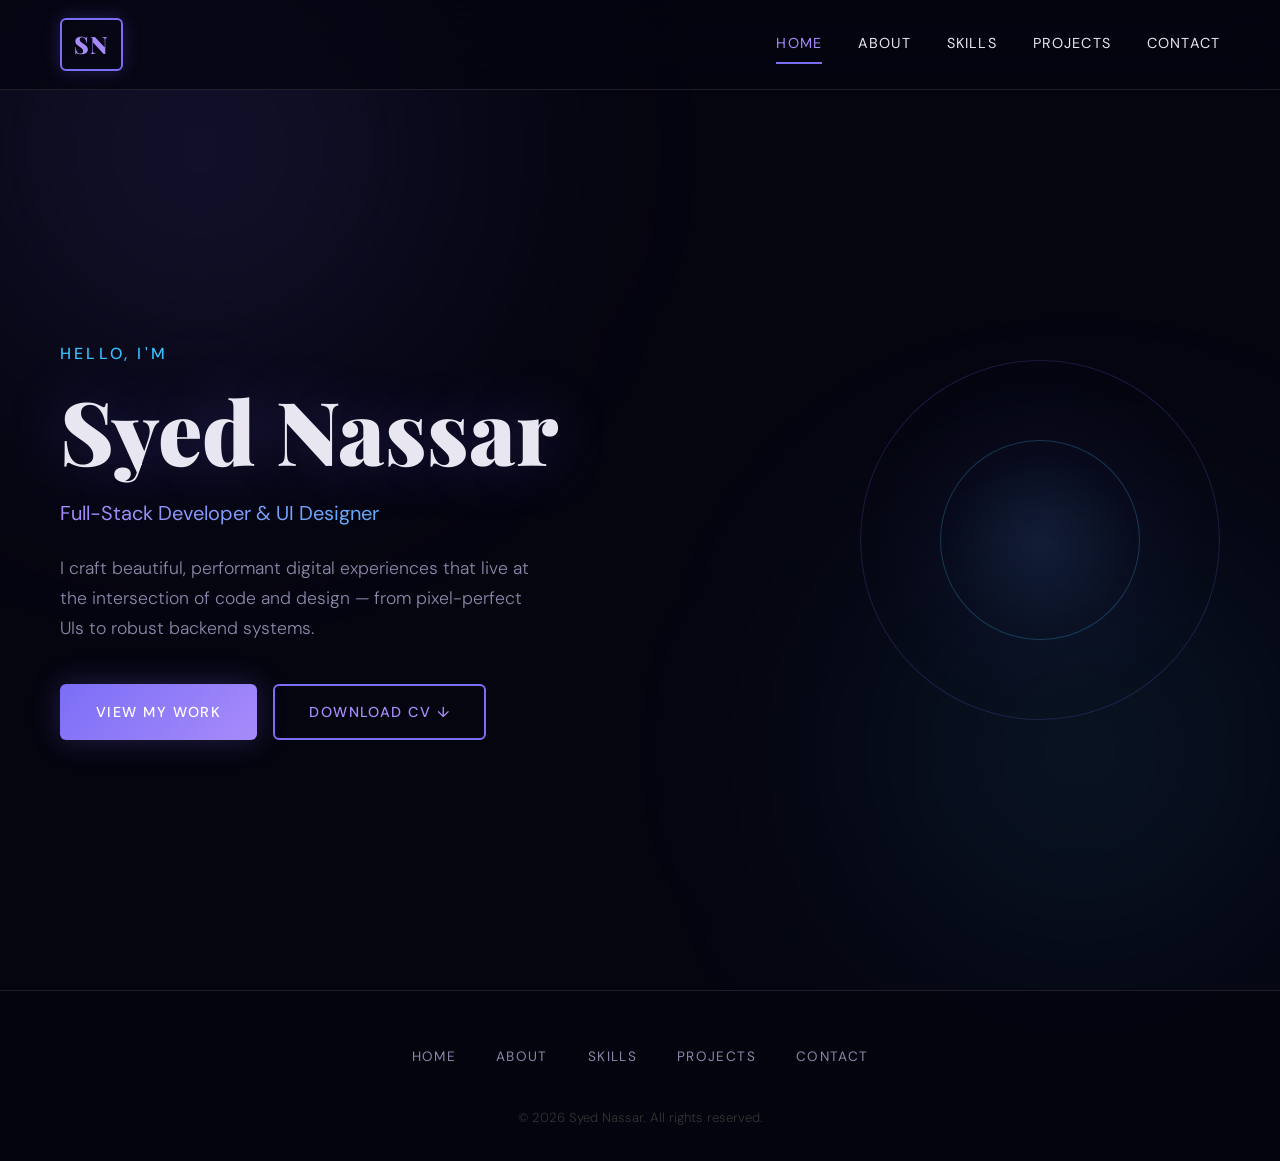
<file: index.html>
<!DOCTYPE html>
<html lang="en">
<head>
  <meta charset="UTF-8"/>
  <meta name="viewport" content="width=device-width,initial-scale=1.0"/>
  <title>Syed Nassar — Home</title>
  <link rel="stylesheet" href="css/style.css"/>
  <link href="https://fonts.googleapis.com/css2?family=Playfair+Display:wght@700;900&family=DM+Sans:wght@300;400;500&display=swap" rel="stylesheet"/>
</head>
<body>

  <!-- NAV -->
  <header id="top-header">
    <div class="nav-brand">SN</div>
    <nav class="top-navbar">
      <a href="index.html" class="active">Home</a>
      <a href="about.html">About</a>
      <a href="skills.html">Skills</a>
      <a href="projects.html">Projects</a>
      <a href="contact.html">Contact</a>
    </nav>
  </header>

  <!-- HERO -->
  <section id="home">
    <div class="hero-content">
      <p class="hero-eyebrow">Hello, I'm</p>
      <h1 class="hero-name">Syed Nassar</h1>
      <p class="hero-title">Full-Stack Developer &amp; UI Designer</p>
      <p class="hero-desc">
        I craft beautiful, performant digital experiences that live at the
        intersection of code and design — from pixel-perfect UIs to robust backend systems.
      </p>
      <div class="hero-btns">
        <a href="projects.html" class="btn-primary">View My Work</a>
        <a href="resume.pdf" download class="btn-outline">Download CV ↓</a>
      </div>
    </div>
    <div class="hero-graphic">
      <div class="orb-ring"><div class="orb-inner"></div></div>
    </div>
  </section>

  <!-- FOOTER -->
  <footer id="bottom-footer">
    <nav class="bottom-navbar">
      <a href="index.html">Home</a>
      <a href="about.html">About</a>
      <a href="skills.html">Skills</a>
      <a href="projects.html">Projects</a>
      <a href="contact.html">Contact</a>
    </nav>
    <p class="footer-copy">&copy; 2026 Syed Nassar. All rights reserved.</p>
  </footer>

</body>
</html>
</file>
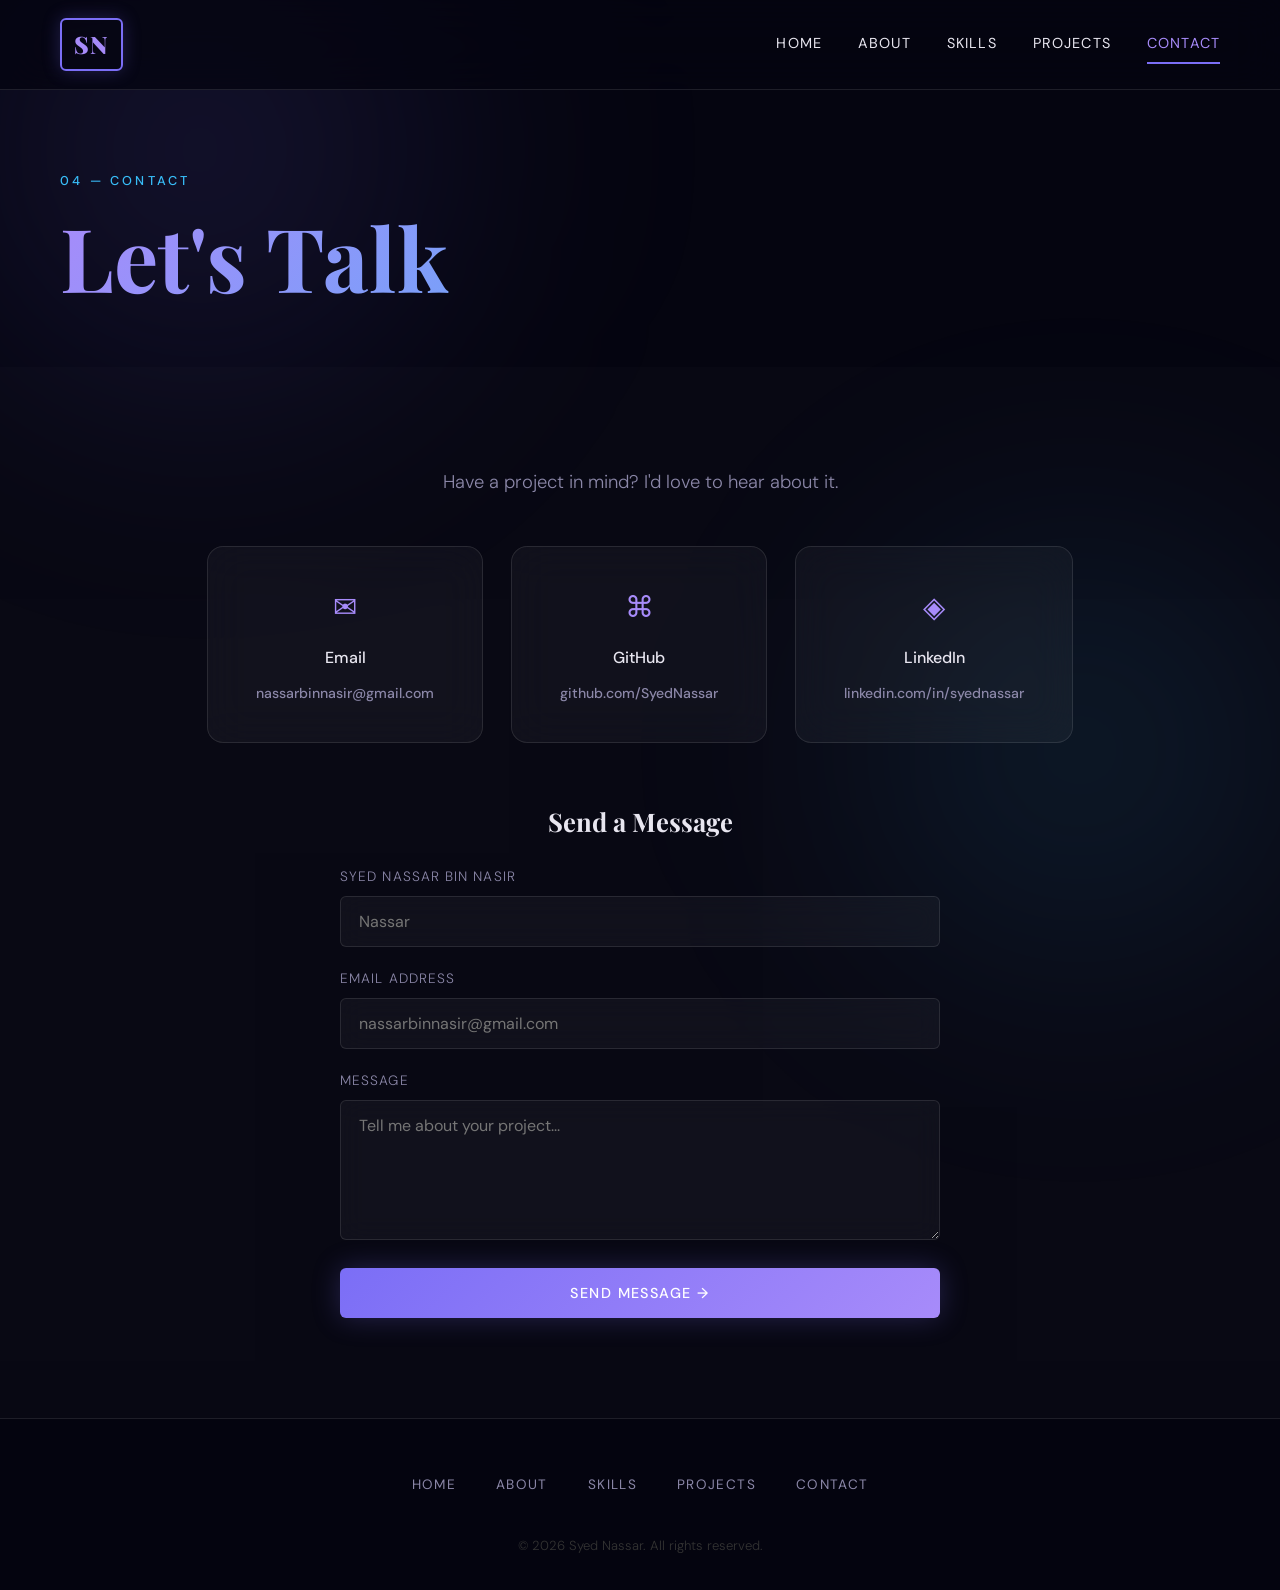
<file: contact.html>
<!DOCTYPE html>
<html lang="en">
<head>
  <meta charset="UTF-8"/>
  <meta name="viewport" content="width=device-width,initial-scale=1.0"/>
  <title>Syed Nassar — Contact</title>
  <link rel="stylesheet" href="css/style.css"/>
  <link href="https://fonts.googleapis.com/css2?family=Playfair+Display:wght@700;900&family=DM+Sans:wght@300;400;500&display=swap" rel="stylesheet"/>
</head>
<body>

  <!-- NAV -->
  <header id="top-header">
    <div class="nav-brand">SN</div>
    <nav class="top-navbar">
      <a href="index.html">Home</a>
      <a href="about.html">About</a>
      <a href="skills.html">Skills</a>
      <a href="projects.html">Projects</a>
      <a href="contact.html" class="active">Contact</a>
    </nav>
  </header>

  <!-- PAGE HERO -->
  <div class="page-hero">
    <div class="page-hero-inner">
      <span class="section-label">04 — Contact</span>
      <h1>Let's Talk</h1>
    </div>
  </div>

  <!-- CONTACT CONTENT -->
  <section class="section section-alt">
    <div class="section-inner contact-inner">
      <p class="contact-lead">Have a project in mind? I'd love to hear about it.</p>

      <!-- Contact Cards -->
      <div class="contact-cards">
        <div class="contact-card">
          <span class="contact-icon">✉</span>
          <strong>Email</strong>
          <a href="mailto:nassarbinnasir@gmail.com">nassarbinnasir@gmail.com</a>
        </div>
        <div class="contact-card">
          <span class="contact-icon">⌘</span>
          <strong>GitHub</strong>
          <a href="https://github.com/SyedNassar" target="_blank">github.com/SyedNassar</a>
        </div>
        <div class="contact-card">
          <span class="contact-icon">◈</span>
          <strong>LinkedIn</strong>
          <a href="https://www.linkedin.com/in/syednassar/" target="_blank">linkedin.com/in/syednassar</a>
        </div>
      </div>

      <!-- Contact Form -->
      <div class="contact-form-wrap">
        <h3>Send a Message</h3>
        <div class="form-group">
          <label for="name">Syed Nassar Bin Nasir</label>
          <input type="text" id="name" placeholder="Nassar"/>
        </div>
        <div class="form-group">
          <label for="email">Email Address</label>
          <input type="email" id="email" placeholder="nassarbinnasir@gmail.com"/>
        </div>
        <div class="form-group">
          <label for="message">Message</label>
          <textarea id="message" placeholder="Tell me about your project..."></textarea>
        </div>
        <button class="btn-primary btn-full" onclick="handleFormSubmit()">Send Message →</button>
        <p id="form-msg" class="form-success" style="display:none;">✓ Message sent! I'll get back to you soon.</p>
      </div>
    </div>
  </section>

  <!-- FOOTER -->
  <footer id="bottom-footer">
    <nav class="bottom-navbar">
      <a href="index.html">Home</a>
      <a href="about.html">About</a>
      <a href="skills.html">Skills</a>
      <a href="projects.html">Projects</a>
      <a href="contact.html">Contact</a>
    </nav>
    <p class="footer-copy">&copy; 2026 Syed Nassar. All rights reserved.</p>
  </footer>

  <script>
    function handleFormSubmit() {
      const msg = document.getElementById('form-msg');
      msg.style.display = 'block';
      setTimeout(() => msg.style.display = 'none', 4000);
    }
  </script>

</body>
</html>
</file>
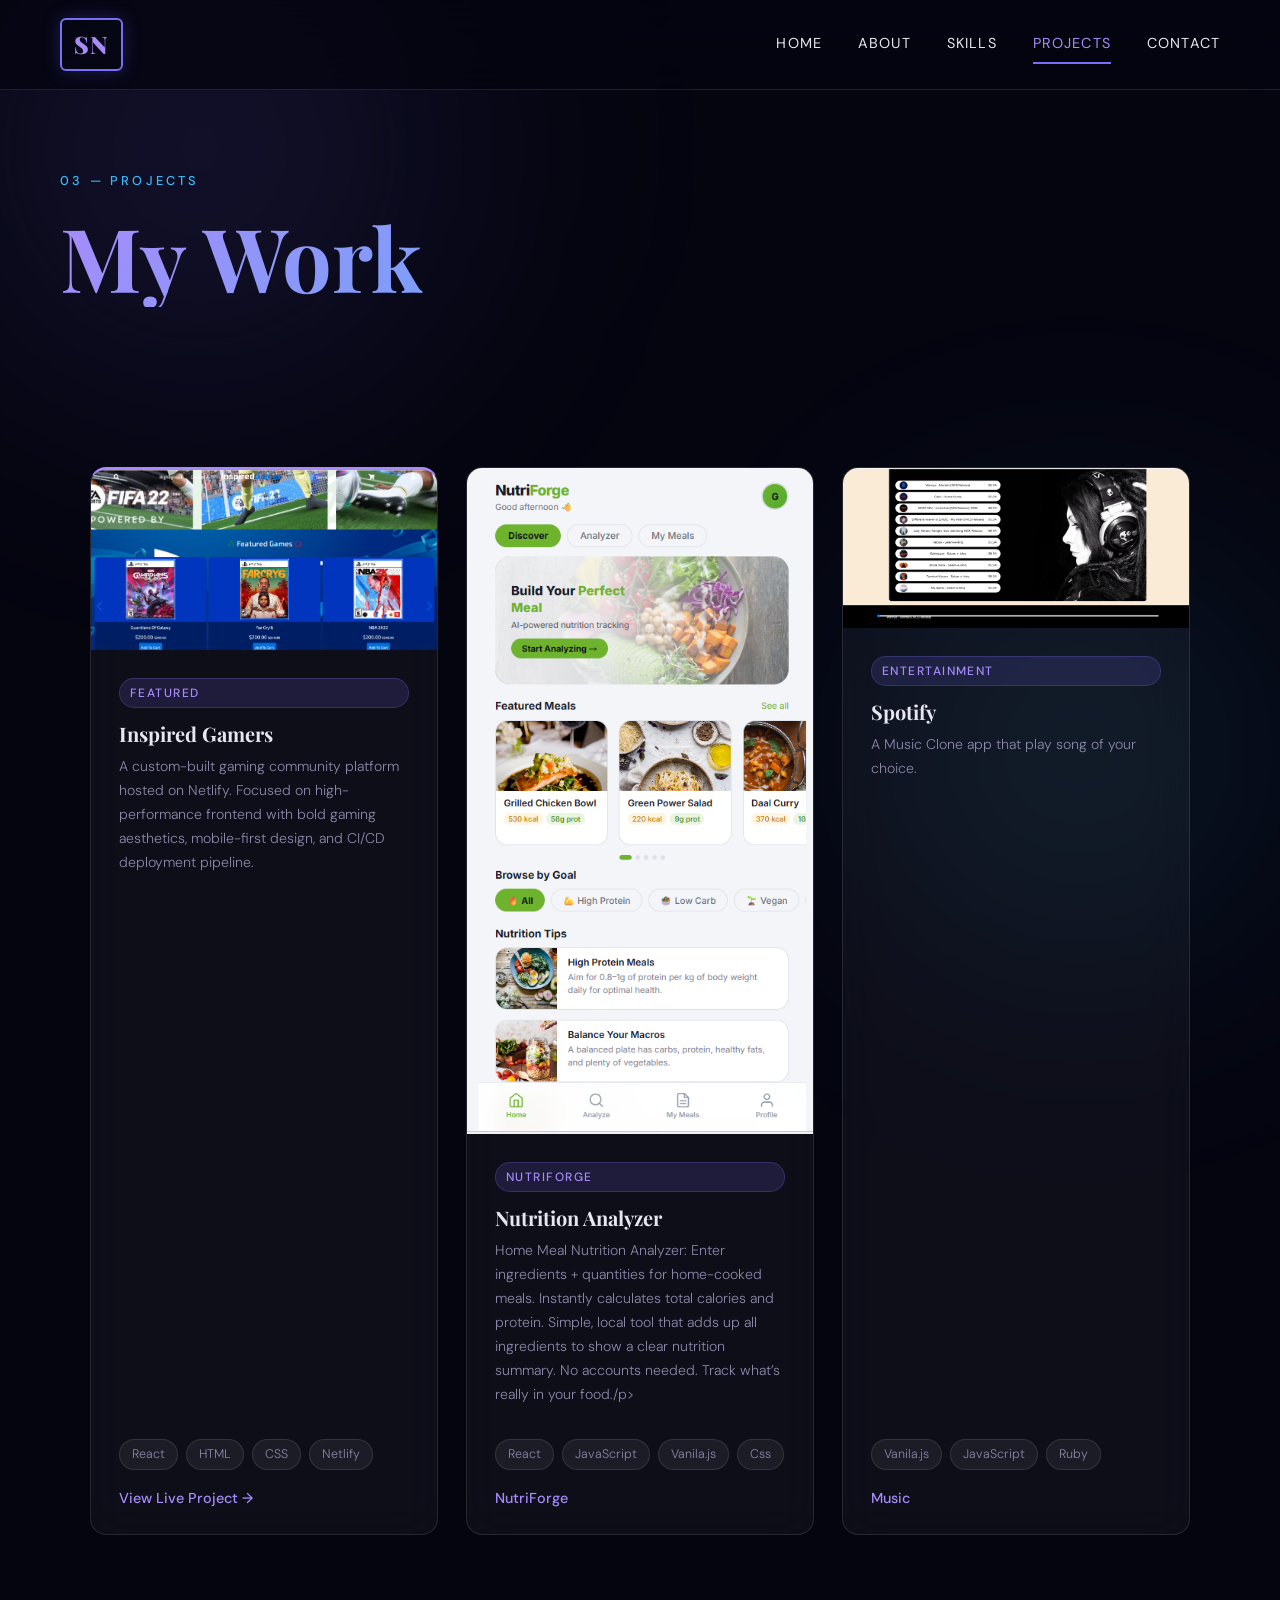
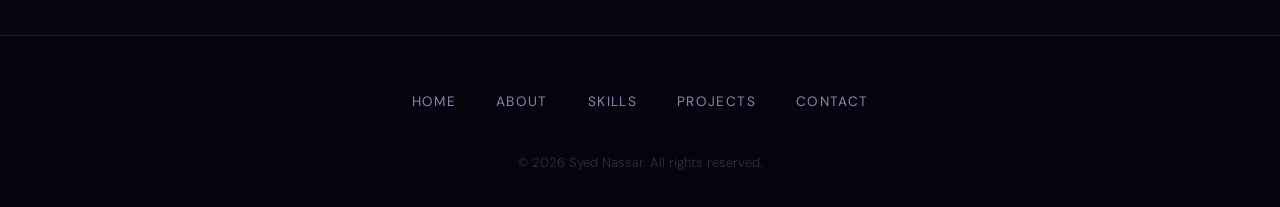
<file: projects.html>
<!DOCTYPE html>
<html lang="en">

<head>
  <meta charset="UTF-8" />
  <meta name="viewport" content="width=device-width,initial-scale=1.0" />
  <title>Syed Nassar — Projects</title>
  <link rel="stylesheet" href="css/style.css" />
  <link
    href="https://fonts.googleapis.com/css2?family=Playfair+Display:wght@700;900&family=DM+Sans:wght@300;400;500&display=swap"
    rel="stylesheet" />
</head>

<body>

  <!-- NAV -->
  <header id="top-header">
    <div class="nav-brand">SN</div>
    <nav class="top-navbar">
      <a href="index.html">Home</a>
      <a href="about.html">About</a>
      <a href="skills.html">Skills</a>
      <a href="projects.html" class="active">Projects</a>
      <a href="contact.html">Contact</a>
    </nav>
  </header>

  <!-- PAGE HERO -->
  <div class="page-hero">
    <div class="page-hero-inner">
      <span class="section-label">03 — Projects</span>
      <h1>My Work</h1>
    </div>
  </div>

 
  <section class="section">
    <div class="section-inner">
      <div class="projects-grid">

        
        <div class="project-card" id="project-featured">
          <div class="project-thumb">
            <img src="images/project1.png" alt="Inspired Gamers"
              onerror="this.style.display='none';this.parentNode.innerHTML='🎮'" />
          </div>
          <div class="project-body">
            <span class="project-tag">Featured</span>
            <h3>Inspired Gamers</h3>
            <p>A custom-built gaming community platform hosted on Netlify. Focused on high-performance frontend with
              bold gaming aesthetics, mobile-first design, and CI/CD deployment pipeline.</p>
            <div class="project-stack">
              <span>React</span><span>HTML</span><span>CSS</span><span>Netlify</span>
            </div>
            <a href="https://inspiredgamers-nas.netlify.app/" target="_blank" class="project-link">View Live Project
              →</a>
          </div>
        </div>

        
        <div class="project-card">
         <img src="images/project2.png" alt="Inspired.png"
              onerror="this.style.display='none';this.parentNode.innerHTML='🍞'" />
          <div class="project-body">
            <span class="project-tag">NutriForge</span>
            <h3>Nutrition Analyzer</h3>
            <p>Home Meal Nutrition Analyzer: Enter ingredients + quantities for home-cooked meals. Instantly calculates
              total calories and protein. Simple, local tool that adds up all ingredients to show a clear nutrition
              summary. No accounts needed. Track what’s really in your food./p>
            <div class="project-stack">
              <span>React</span><span>JavaScript</span><span>Vanila.js</span><span>Css</span>
            </div>
            <a href="https://nutriforge-aict.netlify.app/" class="project-link">NutriForge</a>
          </div>
        </div>

        
        <div class="project-card">
          <img src="images/project3.png" alt="Spotify"
              onerror="this.style.display='none';this.parentNode.innerHTML='🎹'" />
          <div class="project-body">
            <span class="project-tag">Entertainment</span>
            <h3>Spotify</h3>
            <p>A Music Clone app that play song of your choice.</p>
            <div class="project-stack">
              <span>Vanila.js</span><span>JavaScript</span><span>Ruby</span>
            </div>
            <a href="https://spotify-clone-nas.netlify.app/" class="project-link">Music</a>
          </div>
        </div>

      </div>
    </div>
  </section>

  <!-- FOOTER -->
  <footer id="bottom-footer">
    <nav class="bottom-navbar">
      <a href="index.html">Home</a>
      <a href="about.html">About</a>
      <a href="skills.html">Skills</a>
      <a href="projects.html">Projects</a>
      <a href="contact.html">Contact</a>
    </nav>
    <p class="footer-copy">&copy; 2026 Syed Nassar. All rights reserved.</p>
  </footer>

</body>

</html>
</file>
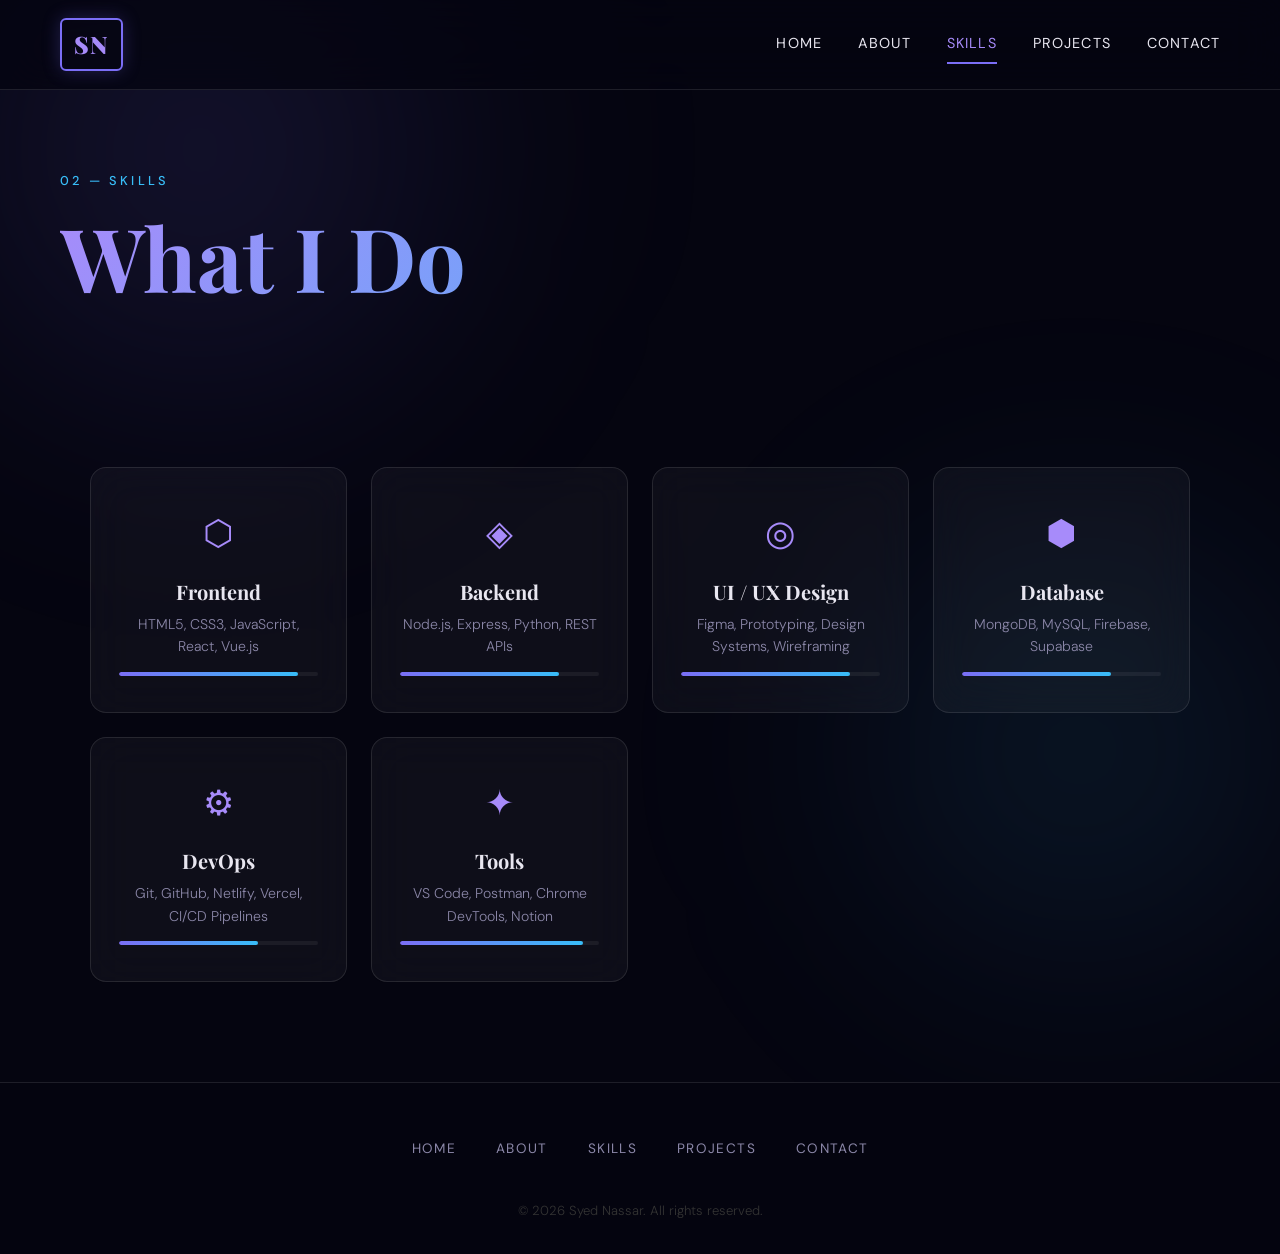
<file: skills.html>
<!DOCTYPE html>
<html lang="en">
<head>
  <meta charset="UTF-8"/>
  <meta name="viewport" content="width=device-width,initial-scale=1.0"/>
  <title>Syed Nassar — Skills</title>
  <link rel="stylesheet" href="css/style.css"/>
  <link href="https://fonts.googleapis.com/css2?family=Playfair+Display:wght@700;900&family=DM+Sans:wght@300;400;500&display=swap" rel="stylesheet"/>
</head>
<body>

  <!-- NAV -->
  <header id="top-header">
    <div class="nav-brand">SN</div>
    <nav class="top-navbar">
      <a href="index.html">Home</a>
      <a href="about.html">About</a>
      <a href="skills.html" class="active">Skills</a>
      <a href="projects.html">Projects</a>
      <a href="contact.html">Contact</a>
    </nav>
  </header>

  <!-- PAGE HERO -->
  <div class="page-hero">
    <div class="page-hero-inner">
      <span class="section-label">02 — Skills</span>
      <h1>What I Do</h1>
    </div>
  </div>

  <!-- SKILLS CONTENT -->
  <section class="section">
    <div class="section-inner">
      <div class="skills-grid">

        <div class="skill-card">
          <span class="skill-icon">⬡</span>
          <h3>Frontend</h3>
          <p>HTML5, CSS3, JavaScript, React, Vue.js</p>
          <div class="skill-bar-wrap"><div class="skill-bar" style="width:90%"></div></div>
        </div>

        <div class="skill-card">
          <span class="skill-icon">◈</span>
          <h3>Backend</h3>
          <p>Node.js, Express, Python, REST APIs</p>
          <div class="skill-bar-wrap"><div class="skill-bar" style="width:80%"></div></div>
        </div>

        <div class="skill-card">
          <span class="skill-icon">◎</span>
          <h3>UI / UX Design</h3>
          <p>Figma, Prototyping, Design Systems, Wireframing</p>
          <div class="skill-bar-wrap"><div class="skill-bar" style="width:85%"></div></div>
        </div>

        <div class="skill-card">
          <span class="skill-icon">⬢</span>
          <h3>Database</h3>
          <p>MongoDB, MySQL, Firebase, Supabase</p>
          <div class="skill-bar-wrap"><div class="skill-bar" style="width:75%"></div></div>
        </div>

        <div class="skill-card">
          <span class="skill-icon">⚙</span>
          <h3>DevOps</h3>
          <p>Git, GitHub, Netlify, Vercel, CI/CD Pipelines</p>
          <div class="skill-bar-wrap"><div class="skill-bar" style="width:70%"></div></div>
        </div>

        <div class="skill-card">
          <span class="skill-icon">✦</span>
          <h3>Tools</h3>
          <p>VS Code, Postman, Chrome DevTools, Notion</p>
          <div class="skill-bar-wrap"><div class="skill-bar" style="width:92%"></div></div>
        </div>

      </div>
    </div>
  </section>

  <!-- FOOTER -->
  <footer id="bottom-footer">
    <nav class="bottom-navbar">
      <a href="index.html">Home</a>
      <a href="about.html">About</a>
      <a href="skills.html">Skills</a>
      <a href="projects.html">Projects</a>
      <a href="contact.html">Contact</a>
    </nav>
    <p class="footer-copy">&copy; 2026 Syed Nassar. All rights reserved.</p>
  </footer>

</body>
</html>
</file>
<file: css/style.css>
/* ============================================================
   css/style.css — Syed Nassar Portfolio
   Glassmorphism · Blue & Purple Theme
   ============================================================ */

* { margin: 0; padding: 0; box-sizing: border-box; }

/* ── Variables ── */
:root {
  --bg:             #050510;
  --glass-bg:       rgba(255, 255, 255, 0.04);
  --glass-border:   rgba(255, 255, 255, 0.10);
  --glass-hover:    rgba(255, 255, 255, 0.08);
  --accent:         #7b6ef6;
  --accent2:        #a78bfa;
  --accent3:        #38bdf8;
  --text:           #e8e6f0;
  --muted:          #8b87a8;
  --glow:           rgba(123, 110, 246, 0.25);
  --ff-display:     'Playfair Display', Georgia, serif;
  --ff-body:        'DM Sans', Helvetica, Arial, sans-serif;
  --r-sm:  6px;
  --r-md:  16px;
  --r-lg:  28px;
}

/* ── Base ── */
html { scroll-behavior: smooth; }

body {
  background-color: var(--bg);
  color: var(--text);
  font-family: var(--ff-body);
  font-size: 16px;
  font-weight: 300;
  line-height: 1.7;
  min-height: 100vh;
  overflow-x: hidden;
}

/* ── Animated Background Orbs ── */
body::before,
body::after {
  content: '';
  position: fixed;
  border-radius: 50%;
  filter: blur(120px);
  pointer-events: none;
  z-index: 0;
  animation: drift 12s ease-in-out infinite alternate;
}
body::before {
  width: 700px; height: 700px;
  top: -200px; left: -150px;
  background: radial-gradient(circle, rgba(123,110,246,0.18) 0%, transparent 70%);
}
body::after {
  width: 600px; height: 600px;
  bottom: -150px; right: -100px;
  background: radial-gradient(circle, rgba(56,189,248,0.14) 0%, transparent 70%);
  animation-delay: -6s;
}
@keyframes drift {
  from { transform: translate(0, 0) scale(1); }
  to   { transform: translate(40px, 60px) scale(1.08); }
}

/* ── Typography ── */
h1, h2, h3 { font-family: var(--ff-display); font-weight: 700; line-height: 1.15; }
h1 { font-size: clamp(2.8rem, 7vw, 5.5rem); }
h2 { font-size: clamp(2rem, 4vw, 3rem); }
h3 { font-size: 1.25rem; }
p  { color: var(--muted); font-size: 1rem; font-weight: 300; margin-bottom: 1rem; }
a  { text-decoration: none; color: var(--accent2); font-weight: 500; transition: color .25s; }
a:hover { color: var(--accent3); }
ul { list-style: none; }

/* ── Buttons ── */
.btn-primary {
  display: inline-block;
  background: linear-gradient(135deg, var(--accent), var(--accent2));
  color: #fff;
  font-family: var(--ff-body);
  font-size: .9rem; font-weight: 500;
  letter-spacing: .1em; text-transform: uppercase;
  padding: 16px 36px;
  border-radius: var(--r-sm);
  border: none; cursor: pointer;
  box-shadow: 0 0 28px var(--glow);
  transition: transform .2s, box-shadow .2s, opacity .2s;
}
.btn-primary:hover {
  transform: translateY(-3px);
  box-shadow: 0 0 44px var(--glow);
  opacity: .9; color: #fff;
}
.btn-full { width: 100%; text-align: center; }

.btn-outline {
  display: inline-block;
  background: transparent; color: var(--accent2);
  border: 2px solid var(--accent);
  font-family: var(--ff-body);
  font-size: .9rem; font-weight: 500;
  letter-spacing: .1em; text-transform: uppercase;
  padding: 14px 34px;
  border-radius: var(--r-sm);
  transition: background .25s, color .25s, transform .2s, box-shadow .2s;
}
.btn-outline:hover {
  background: var(--accent); color: #fff;
  transform: translateY(-3px);
  box-shadow: 0 0 28px var(--glow);
}

/* ============================================================
   NAVIGATION
   ============================================================ */
#top-header {
  position: sticky; top: 0; z-index: 200;
  display: flex; align-items: center; justify-content: space-between;
  padding: 18px 60px;
  background: rgba(5, 5, 16, 0.75);
  backdrop-filter: blur(24px);
  -webkit-backdrop-filter: blur(24px);
  border-bottom: 1px solid var(--glass-border);
}
.nav-brand {
  font-family: var(--ff-display);
  font-size: 1.5rem; font-weight: 900;
  color: var(--accent2); letter-spacing: .05em;
  border: 2px solid var(--accent);
  border-radius: var(--r-sm);
  padding: 4px 12px;
  box-shadow: 0 0 18px var(--glow);
}
.top-navbar { display: flex; gap: 36px; }
.top-navbar a {
  color: var(--text); font-size: .9rem; font-weight: 400;
  letter-spacing: .08em; text-transform: uppercase;
  padding: 6px 0; border-bottom: 2px solid transparent;
  transition: color .25s, border-color .25s;
}
.top-navbar a:hover,
.top-navbar a.active {
  color: var(--accent2);
  border-bottom-color: var(--accent);
}

/* ============================================================
   SECTION BASE
   ============================================================ */
.section { padding: 100px 60px; position: relative; z-index: 1; }
.section-alt { background: rgba(255, 255, 255, 0.015); }
.section-inner { max-width: 1100px; margin: 0 auto; }
.section-label {
  display: block; color: var(--accent3);
  font-size: .8rem; font-weight: 500;
  letter-spacing: .25em; text-transform: uppercase;
  margin-bottom: 14px;
}
.section-title { color: var(--text); margin-bottom: 56px; }

/* ============================================================
   PAGE HERO (inner pages)
   ============================================================ */
.page-hero {
  min-height: 260px; display: flex; align-items: center;
  padding: 80px 60px 60px;
  position: relative; z-index: 1;
}
.page-hero-inner { max-width: 1100px; width: 100%; }
.page-hero h1 {
  background: linear-gradient(135deg, var(--accent2), var(--accent3));
  -webkit-background-clip: text;
  -webkit-text-fill-color: transparent;
  background-clip: text;
}

/* ============================================================
   FOOTER
   ============================================================ */
#bottom-footer {
  position: relative; z-index: 1;
  background: rgba(5, 5, 16, 0.9);
  border-top: 1px solid var(--glass-border);
  padding: 48px 60px 32px;
  text-align: center;
}
.bottom-navbar {
  display: flex; justify-content: center;
  gap: 40px; margin-bottom: 32px; flex-wrap: wrap;
}
.bottom-navbar a {
  color: var(--muted); font-size: .85rem; font-weight: 400;
  letter-spacing: .1em; text-transform: uppercase;
  padding: 6px 0; border-bottom: 1px solid transparent;
  transition: color .25s, border-color .25s;
}
.bottom-navbar a:hover { color: var(--accent2); border-bottom-color: var(--accent); }
.footer-copy { color: #333; font-size: .82rem; font-weight: 300; margin: 0; }

/* ============================================================
   HOME PAGE (index.html)
   ============================================================ */
#home {
  min-height: 100vh;
  display: flex; align-items: center; justify-content: space-between;
  padding: 80px 60px;
  position: relative; z-index: 1; overflow: hidden;
}
.hero-content { max-width: 680px; z-index: 2; }
.hero-eyebrow {
  color: var(--accent3); font-size: 1rem; font-weight: 500;
  letter-spacing: .2em; text-transform: uppercase; margin-bottom: 12px;
}
.hero-name {
  color: var(--text); font-weight: 900; margin-bottom: 16px;
  text-shadow: 0 0 60px rgba(123, 110, 246, 0.3);
}
.hero-title {
  font-size: 1.25rem; font-weight: 400; margin-bottom: 24px;
  background: linear-gradient(90deg, var(--accent2), var(--accent3));
  -webkit-background-clip: text;
  -webkit-text-fill-color: transparent;
  background-clip: text;
}
.hero-desc { font-size: 1.1rem; max-width: 480px; margin-bottom: 40px; }
.hero-btns { display: flex; gap: 16px; flex-wrap: wrap; }

/* Spinning Orb */
.hero-graphic { position: relative; flex-shrink: 0; }
.orb-ring {
  width: 360px; height: 360px; border-radius: 50%;
  border: 1px solid rgba(123, 110, 246, 0.2);
  background: radial-gradient(circle, rgba(123,110,246,0.07) 0%, transparent 70%);
  display: flex; align-items: center; justify-content: center;
  animation: spin-slow 20s linear infinite;
}
.orb-inner {
  width: 200px; height: 200px; border-radius: 50%;
  border: 1px solid rgba(56, 189, 248, 0.25);
  background: radial-gradient(circle, rgba(56,189,248,0.08) 0%, transparent 70%);
}
@keyframes spin-slow {
  from { transform: rotate(0deg); }
  to   { transform: rotate(360deg); }
}

/* ============================================================
   ABOUT PAGE (about.html)
   ============================================================ */
.about-grid {
  display: grid;
  grid-template-columns: 260px 1fr;
  gap: 64px; align-items: start;
}
.photo-wrap { position: relative; }
.photo-placeholder {
  width: 240px; height: 280px;
  border-radius: var(--r-md);
  background: linear-gradient(135deg, rgba(123,110,246,.15), rgba(56,189,248,.10));
  border: 1px solid var(--glass-border);
  backdrop-filter: blur(12px);
  display: flex; align-items: center; justify-content: center;
  font-family: var(--ff-display);
  font-size: 3.5rem; font-weight: 900; color: var(--accent2);
  box-shadow: 0 0 60px var(--glow);
  overflow: hidden;
}
.photo-placeholder img {
  width: 100%; height: 100%; object-fit: cover;
  border-radius: var(--r-md); display: block;
}
.about-resume { margin-top: 24px; }
.about-lead { font-size: 1.1rem !important; color: var(--text) !important; margin-bottom: 16px; }
.about-details { margin-top: 24px; display: flex; flex-direction: column; gap: 10px; }
.about-details li {
  color: var(--muted); font-size: .95rem; padding: 12px 16px;
  background: var(--glass-bg);
  backdrop-filter: blur(12px);
  border-radius: var(--r-sm);
  border: 1px solid var(--glass-border);
  border-left: 3px solid var(--accent);
}
.about-details li strong { color: var(--text); font-weight: 500; margin-right: 8px; }

/* ============================================================
   SKILLS PAGE (skills.html)
   ============================================================ */
.skills-grid { display: grid; grid-template-columns: repeat(4, 1fr); gap: 24px; }
.skill-card {
  background: var(--glass-bg);
  border: 1px solid var(--glass-border);
  backdrop-filter: blur(20px);
  -webkit-backdrop-filter: blur(20px);
  border-radius: var(--r-md);
  padding: 36px 28px; text-align: center;
  transition: border-color .3s, transform .3s, box-shadow .3s;
}
.skill-card:hover {
  border-color: var(--accent);
  transform: translateY(-8px);
  box-shadow: 0 16px 50px var(--glow);
}
.skill-icon { font-size: 2.2rem; color: var(--accent2); margin-bottom: 16px; display: block; }
.skill-card h3 { color: var(--text); margin-bottom: 10px; }
.skill-card p  { font-size: .88rem; line-height: 1.6; margin: 0; }
.skill-bar-wrap {
  margin-top: 14px;
  background: rgba(255, 255, 255, 0.06);
  border-radius: 100px; height: 4px; overflow: hidden;
}
.skill-bar {
  height: 100%; border-radius: 100px;
  background: linear-gradient(90deg, var(--accent), var(--accent3));
}

/* ============================================================
   PROJECTS PAGE (projects.html)
   ============================================================ */
.projects-grid { display: grid; grid-template-columns: repeat(3, 1fr); gap: 28px; }
.project-card {
  background: var(--glass-bg);
  border: 1px solid var(--glass-border);
  backdrop-filter: blur(20px);
  -webkit-backdrop-filter: blur(20px);
  border-radius: var(--r-md); overflow: hidden;
  display: flex; flex-direction: column;
  transition: border-color .3s, transform .3s, box-shadow .3s;
}
.project-card:hover {
  border-color: var(--accent2);
  transform: translateY(-6px);
  box-shadow: 0 20px 60px var(--glow);
}
#project-featured { border-top: 3px solid var(--accent2); }
.project-thumb {
  width: 100%; height: 180px;
  background: linear-gradient(135deg, rgba(123,110,246,.15), rgba(56,189,248,.1));
  display: flex; align-items: center; justify-content: center;
  font-size: 2.5rem; color: var(--accent2); overflow: hidden;
}
.project-thumb img { width: 100%; height: 100%; object-fit: cover; display: block; }
.project-body { padding: 28px 28px 24px; flex: 1; display: flex; flex-direction: column; }
.project-tag {
  display: inline-block;
  background: rgba(123, 110, 246, 0.15); color: var(--accent2);
  font-size: .75rem; font-weight: 500;
  letter-spacing: .12em; text-transform: uppercase;
  padding: 4px 10px; border-radius: 100px; margin-bottom: 14px;
  border: 1px solid rgba(123, 110, 246, 0.25);
}
.project-card h3 { color: var(--text); margin-bottom: 10px; }
.project-card p  { font-size: .88rem; flex: 1; }
.project-stack { display: flex; flex-wrap: wrap; gap: 8px; margin: 16px 0; }
.project-stack span {
  background: rgba(255, 255, 255, 0.06); color: var(--muted);
  font-size: .78rem; padding: 4px 12px; border-radius: 100px;
  border: 1px solid var(--glass-border);
}
.project-link { color: var(--accent2); font-size: .9rem; font-weight: 500; }
.project-link:hover { color: var(--accent3); letter-spacing: .03em; }

/* ============================================================
   CONTACT PAGE (contact.html)
   ============================================================ */
.contact-inner { text-align: center; }
.contact-lead  { font-size: 1.15rem; margin-bottom: 48px; }
.contact-cards { display: flex; justify-content: center; gap: 28px; flex-wrap: wrap; }
.contact-card {
  background: var(--glass-bg);
  border: 1px solid var(--glass-border);
  backdrop-filter: blur(20px);
  -webkit-backdrop-filter: blur(20px);
  border-radius: var(--r-md);
  padding: 36px 48px; min-width: 210px; text-align: center;
  transition: border-color .3s, transform .3s, box-shadow .3s;
}
.contact-card:hover {
  border-color: var(--accent);
  transform: translateY(-6px);
  box-shadow: 0 16px 50px var(--glow);
}
.contact-icon  { font-size: 1.8rem; display: block; margin-bottom: 12px; color: var(--accent2); }
.contact-card strong { display: block; color: var(--text); font-size: 1rem; font-weight: 500; margin-bottom: 8px; }
.contact-card a { color: var(--muted); font-size: .88rem; }
.contact-card a:hover { color: var(--accent2); }

/* Contact Form */
.contact-form-wrap { margin-top: 64px; max-width: 600px; margin-left: auto; margin-right: auto; }
.contact-form-wrap h3 {
  color: var(--text); font-family: var(--ff-display);
  font-size: 1.6rem; margin-bottom: 28px;
}
.form-group { margin-bottom: 20px; text-align: left; }
.form-group label {
  display: block; color: var(--muted); font-size: .85rem;
  letter-spacing: .08em; text-transform: uppercase; margin-bottom: 8px;
}
.form-group input,
.form-group textarea {
  width: 100%;
  background: var(--glass-bg);
  border: 1px solid var(--glass-border);
  backdrop-filter: blur(12px);
  border-radius: var(--r-sm);
  color: var(--text); font-family: var(--ff-body); font-size: 1rem;
  padding: 14px 18px; outline: none;
  transition: border-color .25s, box-shadow .25s;
}
.form-group input:focus,
.form-group textarea:focus {
  border-color: var(--accent);
  box-shadow: 0 0 20px var(--glow);
}
.form-group textarea { resize: vertical; min-height: 140px; }
.form-success {
  margin-top: 16px; text-align: center;
  color: var(--accent2); font-size: .95rem;
}

/* ============================================================
   RESPONSIVE
   ============================================================ */
@media (max-width: 900px) {
  #top-header    { padding: 16px 24px; }
  .top-navbar    { gap: 20px; }
  .section       { padding: 72px 24px; }
  #home          { padding: 80px 24px; flex-direction: column; gap: 48px; }
  .hero-graphic  { display: none; }
  .page-hero     { padding: 60px 24px 40px; }
  .about-grid    { grid-template-columns: 1fr; }
  .skills-grid   { grid-template-columns: repeat(2, 1fr); }
  .projects-grid { grid-template-columns: 1fr; }
  #bottom-footer { padding: 40px 24px 28px; }
  .bottom-navbar { gap: 20px; }
}
@media (max-width: 480px) {
  .skills-grid { grid-template-columns: 1fr; }
  .top-navbar  { display: none; }
  .hero-btns   { flex-direction: column; }
}
</file>
